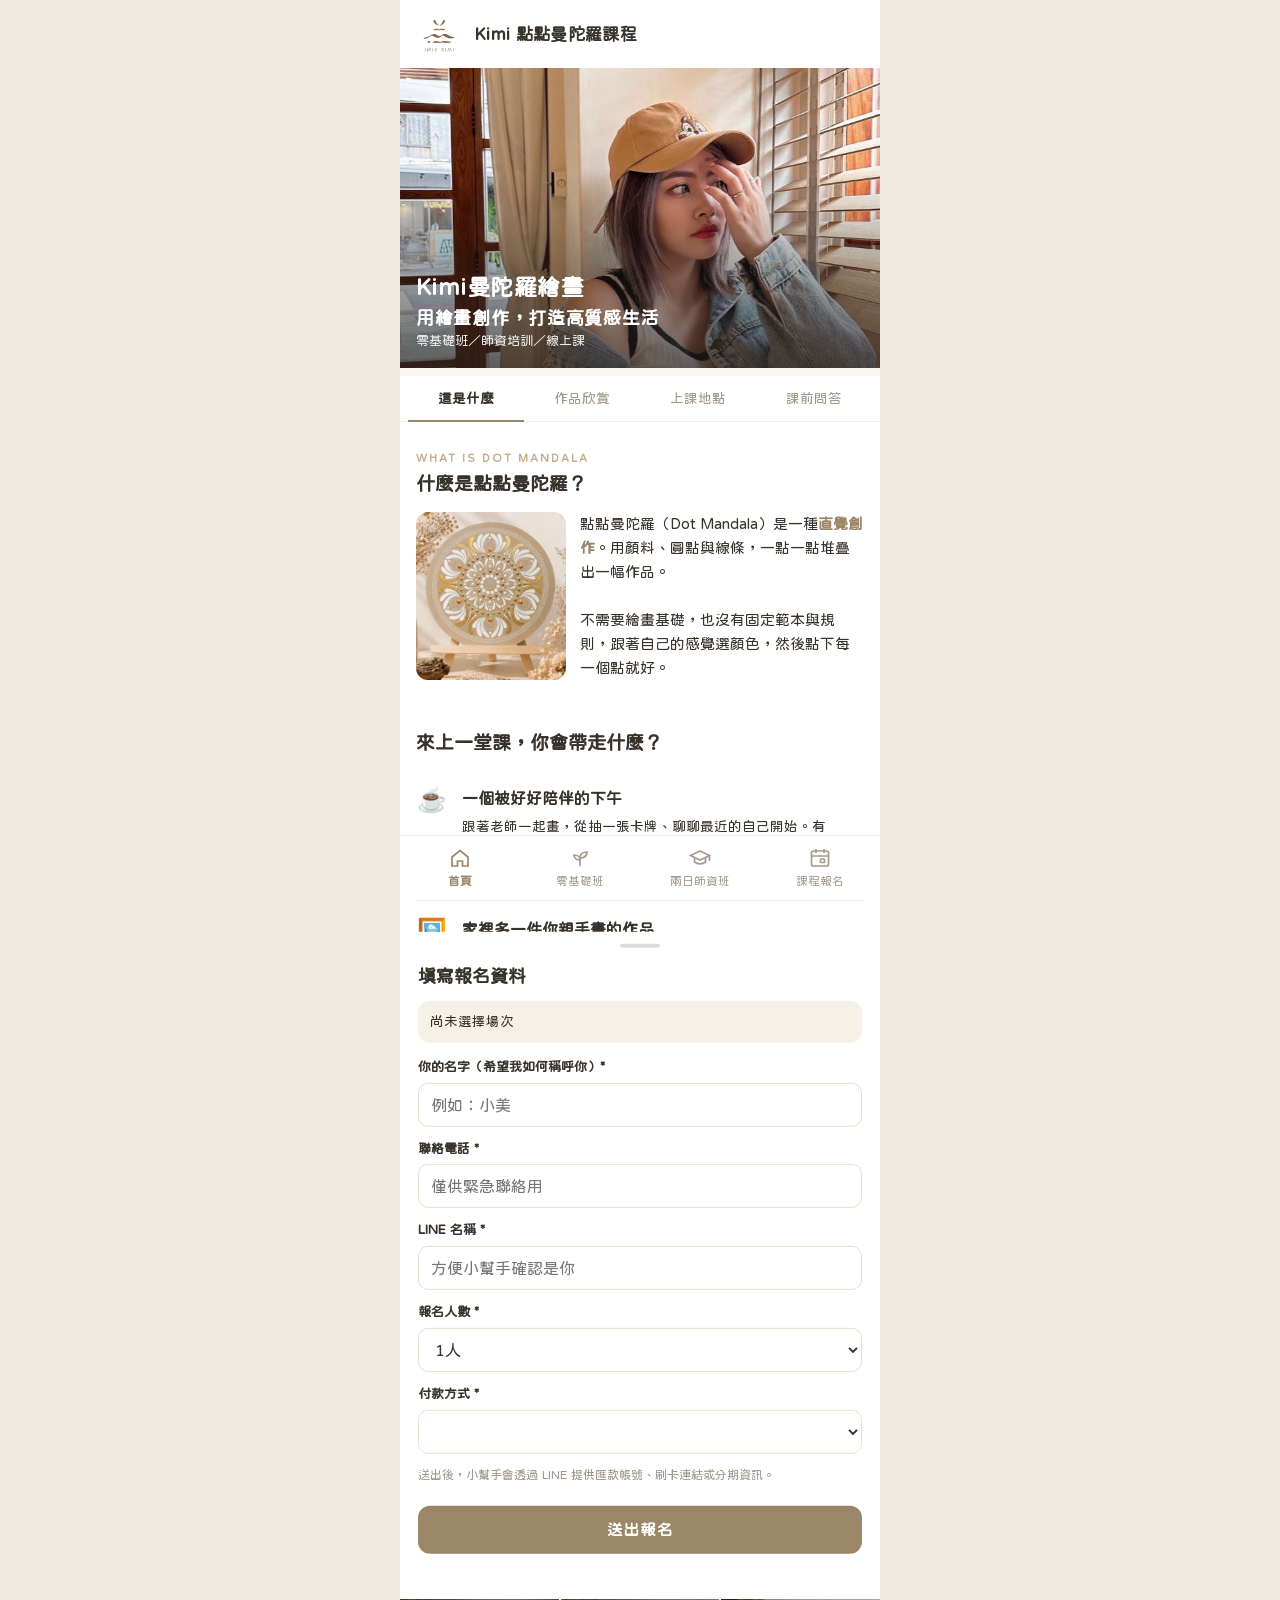
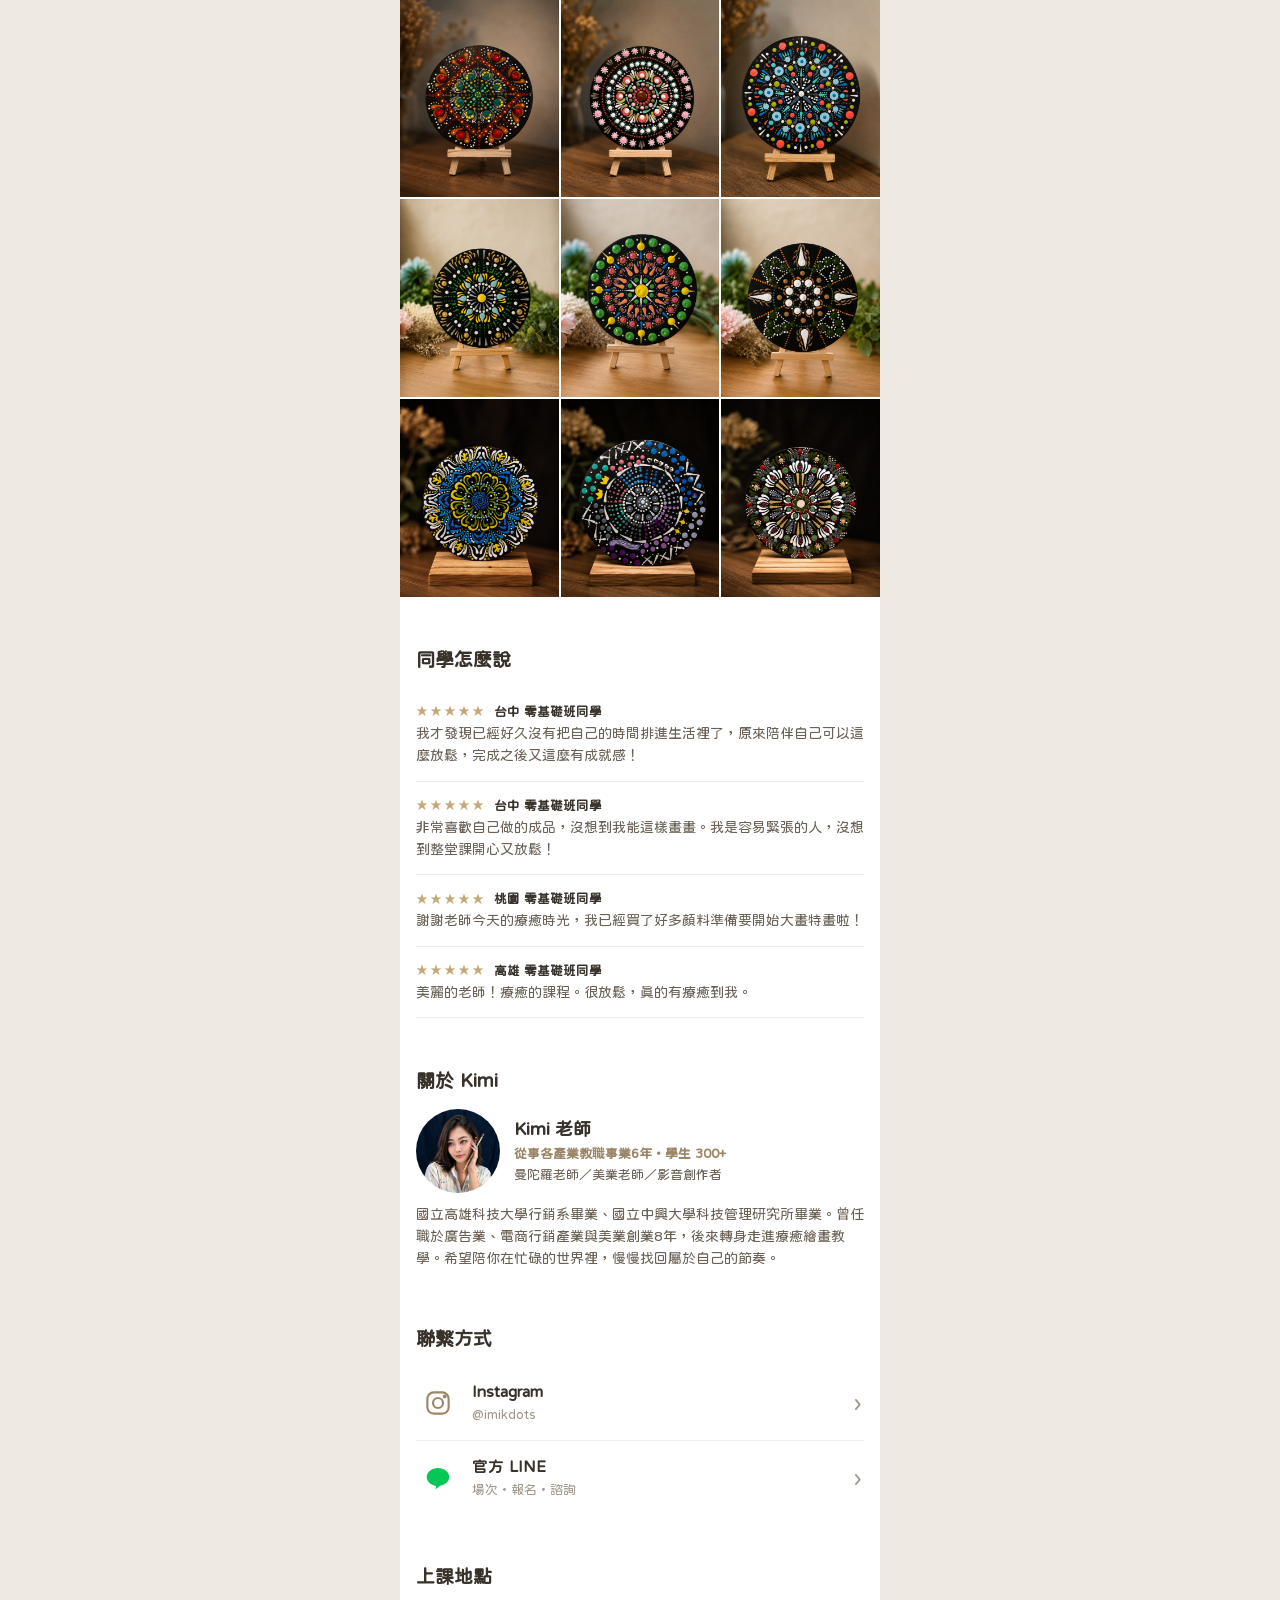
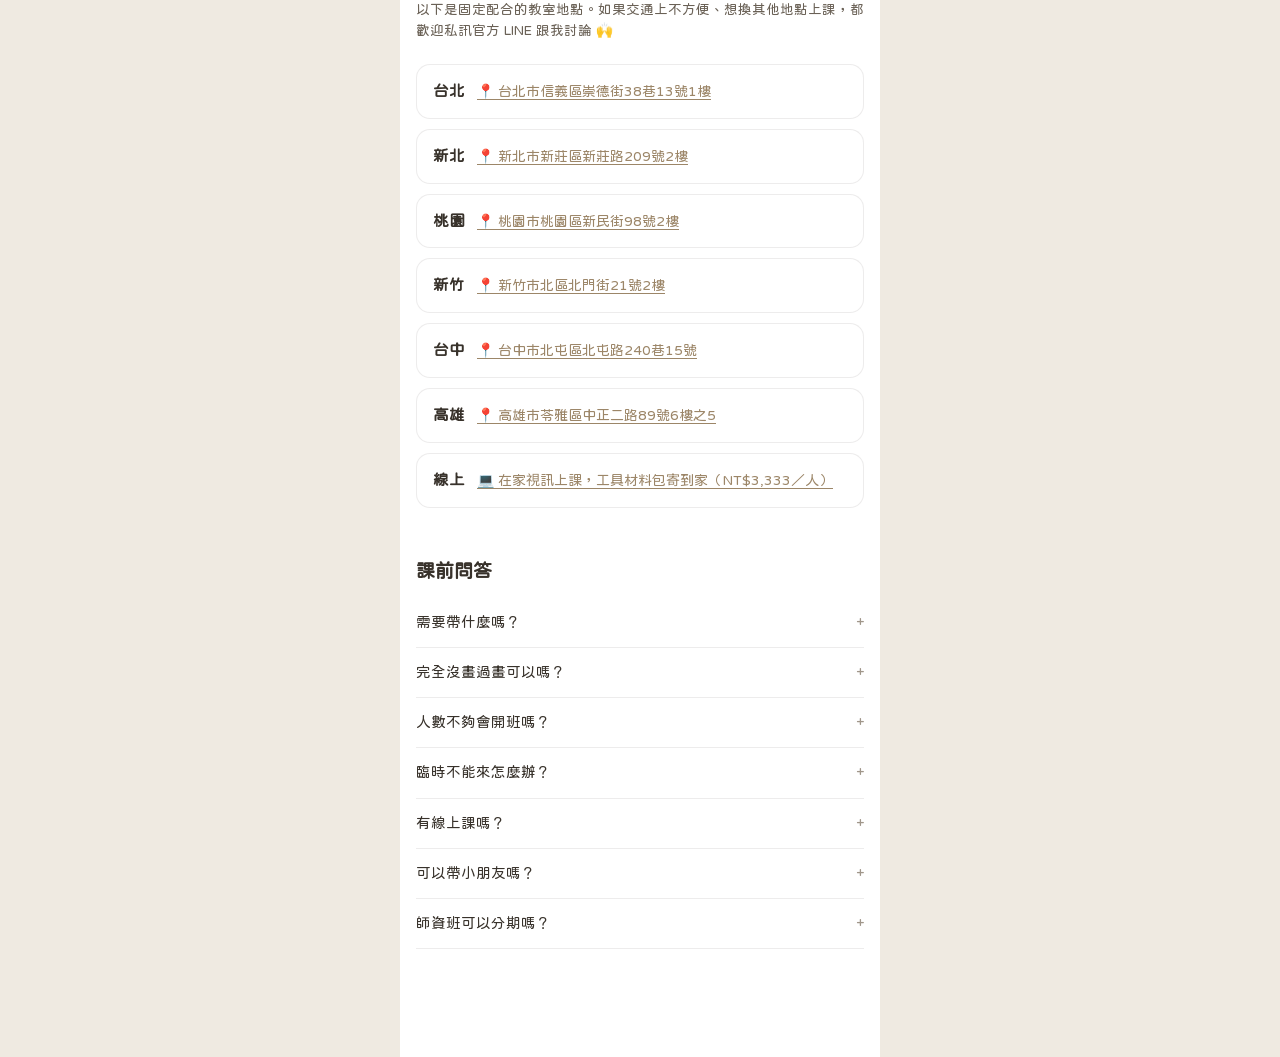
<file: index.html>
<!doctype html>
<html lang="zh-Hant">
<head>
<meta charset="utf-8">
<meta name="viewport" content="width=device-width,initial-scale=1,viewport-fit=cover">
<title>Kimi 點點曼陀羅課程｜零基礎班・兩日師資班</title>
<meta name="description" content="用繪畫創作，打造高質感生活。Kimi 點點曼陀羅零基礎班與兩日師資班，全台巡迴小班教學，線上選場次報名。">
<meta property="og:title" content="Kimi 點點曼陀羅課程">
<meta property="og:description" content="用繪畫創作，打造高質感生活。零基礎班・兩日師資班，線上選場次報名。">
<meta property="og:image" content="https://www.imikdots.com/img/kimi-hero.jpg">
<meta property="og:url" content="https://www.imikdots.com/">
<meta property="og:type" content="website">
<meta name="theme-color" content="#ffffff">
<link rel="icon" href="img/logo-brown.png">
<link rel="apple-touch-icon" href="img/logo-brown.png">
<link href="https://fonts.googleapis.com/css2?family=Noto+Sans+TC:wght@400;500;700;800&family=Noto+Serif+TC:wght@600;700&display=swap" rel="stylesheet">
<link rel="stylesheet" href="base.css?v=20261102g">
<link rel="stylesheet" href="app.css?v=20261102g">
<style>
/* 首頁 */
.hero4{position:relative;height:300px;overflow:hidden;color:#fff}
.hero4 img{width:100%;height:100%;object-fit:cover;object-position:center 42%}
.hero4::after{content:'';position:absolute;inset:0;background:linear-gradient(180deg,rgba(30,24,20,0) 35%,rgba(30,24,20,.72))}
.hero4 .in{position:absolute;left:16px;right:16px;bottom:16px;z-index:1}
.hero4 h1{font-family:'Noto Sans TC',sans-serif;font-weight:700;font-size:23px;line-height:1.45;letter-spacing:.02em}
.hero4 p{font-size:13px;opacity:.9}
.hero4 h1 .h1b{display:block;font-size:min(18px,5.2vw);letter-spacing:.04em;margin-top:2px;white-space:nowrap}
.hero4 p.tagline{font-size:15.5px;opacity:1;font-weight:500;margin:4px 0 6px;letter-spacing:.03em}
.paths{display:grid;grid-template-columns:1fr 1fr;gap:10px;padding:16px 16px 0}
.path{border-radius:16px;padding:14px;text-align:left;background:var(--rose-soft)}
.path.t{background:var(--sage-soft)}
.path small{font-size:12px;color:var(--ink-soft)}
.path b{display:block;font-size:16px;margin:2px 0 6px}
.path span{font-size:13px;font-weight:700;color:var(--rose)}
.path.t span{color:var(--sage-deep)}
.contact li{align-items:center}
.contact li span:last-child{color:var(--rose);font-weight:700}
.strip{display:flex;gap:2px;overflow-x:auto;scrollbar-width:none}
.strip img{width:120px;height:120px;object-fit:cover;flex-shrink:0}
.cpage .hero-img{width:100%;aspect-ratio:19/10;object-fit:cover}
.cpage .head{padding:16px 16px 4px}
.cpage .head h1{font-size:22px;line-height:1.35;margin:8px 0 4px}
.cpage .head .price{margin-top:10px}
.cpage .head .pn{font-size:12.5px;color:var(--muted)}
.eb{font-size:11px !important;letter-spacing:.18em;color:var(--gold) !important;font-weight:700;margin-bottom:2px}
.intro2{display:flex;gap:14px;align-items:stretch}
.intro2 img{width:38%;max-width:150px;height:auto;align-self:stretch;border-radius:12px;object-fit:cover;flex-shrink:0}
.intro2 p{min-width:0;overflow-wrap:anywhere}
.intro2 b{color:var(--rose)}
.intro2 .nb{display:inline-block}
.gain{list-style:none}
.gain li{display:flex;gap:14px;align-items:flex-start;padding:16px 0;border-bottom:1px solid var(--line)}
.gain li:last-child{border-bottom:0}
.gain .gic{width:32px;flex-shrink:0;font-size:24px;line-height:1.2;text-align:center}
.gain .gic svg{width:100%;height:100%}
.gain b{display:block;font-size:16px;margin-bottom:4px}
.gain p{font-size:13.5px;line-height:1.7}
.gain li>div{padding-right:32px;min-width:0}
.easy2{border-top:8px solid var(--paper-warm);margin-top:14px;padding-top:24px}
.easy2>p{margin:-4px 0 12px}
.easy2 ul{list-style:none;display:grid;gap:8px;font-size:14.5px;margin-bottom:4px}
.easy2 li{padding-left:22px;position:relative}
.easy2 li::before{content:'';position:absolute;left:4px;top:8px;width:8px;height:8px;border-radius:50%;background:var(--rose)}
.jump{position:sticky;z-index:20;background:#fff;display:flex;border-bottom:1px solid var(--line);border-top:8px solid var(--paper-warm)}
.jump a{flex:1;text-align:center;padding:12px 2px 10px;font-size:14px;white-space:nowrap;color:var(--muted);border-bottom:2.5px solid transparent;margin-bottom:-1px}
.jump a.on{color:var(--ink);font-weight:700;border-color:var(--rose)}
.anchor{position:relative;top:-1px}
.to-content{color:var(--rose);text-decoration:underline;text-underline-offset:3px}
.jump5{padding:0 8px}
.jump5 a{font-size:13.5px;padding-left:0;padding-right:0}
/* 首頁各段：統一「小英文＋標題」 */
.hs{padding:28px 16px 20px;position:relative}
.hs>.eb{font-size:11px;letter-spacing:.18em;color:var(--gold);font-weight:700;margin-bottom:2px}
.hs>h2{font-size:19px;font-weight:800;margin-bottom:12px}
.hs .lead{font-size:13.5px;color:var(--ink-soft);margin:-6px 0 22px}
.hs .bleed{margin:0 -16px}
.hs #about .sect{padding-left:16px;padding-right:16px}
.hs #about .sect:first-child{padding-top:0}
.dots{list-style:none;display:grid;gap:8px;font-size:14.5px}
.dots li{padding-left:22px;position:relative}
.dots li::before{content:'';position:absolute;left:4px;top:8px;width:8px;height:8px;border-radius:50%;background:var(--rose)}
.contact2{display:flex;flex-direction:column}
.cbtn{display:grid;grid-template-columns:40px 1fr auto;align-items:center;column-gap:14px;padding:14px 2px;border-bottom:1px solid var(--line)}
.cbtn:last-child{border-bottom:0}
.cbtn svg{grid-row:1/3;width:30px;height:30px;fill:none;stroke:currentColor;stroke-width:1.7;justify-self:center}
.cbtn b{font-size:15.5px;color:var(--ink)}
.cbtn span{grid-column:2;font-size:13px;color:var(--muted)}
.cbtn::after{content:'›';grid-column:3;grid-row:1/3;font-size:22px;color:var(--muted)}
.cbtn.ig svg{color:var(--rose)}
.cbtn.ln svg{fill:#06C755;stroke:none}
.cbtn:active{opacity:.6}
#worksGrid img{aspect-ratio:4/5}
.locs{display:grid;gap:10px}
.loc{display:flex;align-items:baseline;gap:12px;border:1px solid var(--line);border-radius:14px;padding:14px 16px;background:#fff}
.loc b{flex-shrink:0;font-size:15.5px;color:var(--ink)}
.loc span{font-size:14px;color:var(--rose);text-decoration:underline;text-underline-offset:3px}
.loc:active{background:var(--paper-warm)}
/* 課程標籤：任何手機都維持一行 */
.hv3-chips{flex-wrap:nowrap !important;gap:min(6px,1.4vw) !important}
.hv3-chips span{white-space:nowrap;flex:0 1 auto;font-size:min(13px,3.35vw) !important;padding:6px min(12px,2.6vw) !important}
.notes2{padding-left:20px;display:grid;gap:10px;font-size:14px;color:var(--ink-soft)}
.cta-in{padding:14px 16px 0}
.cond{margin:14px 16px 0;background:var(--sage-soft);border-radius:12px;padding:12px 14px;font-size:13.5px}

/* 課程報名：B 版的方格選法 */
.seg-wrap{padding:12px 16px 4px}
.seg{display:flex;background:var(--paper-warm);border-radius:12px;padding:4px}
.seg button{flex:1;height:44px;border-radius:9px;font-size:14px;font-weight:700;color:var(--muted);line-height:1.15}
.seg button small{display:block;font-size:11px;font-weight:500}
.seg button.on{background:#fff;color:var(--ink);box-shadow:0 2px 6px rgba(58,50,44,.12)}
.step{padding:16px 16px 2px}
.step h2{font-size:15.5px;font-weight:800;display:flex;align-items:center;gap:8px;margin-bottom:10px}
.step h2 .n{width:22px;height:22px;border-radius:50%;background:var(--rose);color:#fff;font-size:12px;display:grid;place-items:center}
.step h2 .hint{margin-left:auto;font-size:11.5px;font-weight:400;color:var(--muted)}
.cities{display:grid;grid-template-columns:repeat(4,1fr);gap:8px}
.city{border:1.5px solid var(--line);border-radius:12px;padding:9px 4px;text-align:center;background:#fff}
.city b{display:block;font-size:14.5px}
.city span{font-size:11px;color:var(--muted)}
.city.has span{color:var(--rose);font-weight:700}
.city.on{border-color:var(--rose);background:var(--rose-soft)}
.city.none{opacity:.5}
.city.online{grid-column:1/-1;display:flex;align-items:center;justify-content:center;gap:10px}
.city.online b{display:inline}
.months{display:flex;gap:6px;margin-bottom:10px}
.mon{height:30px;padding:0 14px;border-radius:999px;border:1.5px solid var(--line);background:#fff;font-size:13px;font-weight:700;color:var(--ink-soft)}
.mon.on{background:var(--ink);border-color:var(--ink);color:#fff}
.dates{display:flex;gap:8px;overflow-x:auto;padding:2px 16px 6px;margin:0 -16px;scrollbar-width:none;scroll-padding-inline:16px}
.dates::-webkit-scrollbar{display:none}
.date{flex:0 0 62px;border:1.5px solid var(--line);border-radius:14px;padding:8px 0 7px;text-align:center;background:#fff}
.date .m{font-size:11px;color:var(--muted)}
.date .d{font-size:21px;font-weight:800;line-height:1.15}
.date .w{font-size:11.5px;color:var(--ink-soft)}
.date.two{flex:0 0 104px}
.date .d i{font-style:normal;font-weight:400;margin:0 2px;opacity:.6}
.date.on{background:var(--ink);border-color:var(--ink);color:#fff}
.date.on .m,.date.on .w{color:rgba(255,255,255,.75)}
.date.wkend .w{color:var(--rose);font-weight:700}
.date.on.wkend .w{color:#F3C9B6}
.slots{display:grid;gap:8px}
.slotc{display:flex;align-items:center;gap:12px;border:1.5px solid var(--line);border-radius:14px;padding:12px 14px;background:#fff;text-align:left;width:100%}
.slotc .ic{width:32px;height:40px;display:grid;place-items:center;font-size:24px;flex-shrink:0;background:none}
.slotc .t{flex:1}
.slotc .t b{font-size:15px;display:block}
.slotc .t span{font-size:12px;color:var(--muted)}
.slotc .radio{width:22px;height:22px;border-radius:50%;border:2px solid #d6cbc0;flex-shrink:0}
.slotc.on{border-color:var(--rose);background:var(--rose-soft)}
.slotc.on .radio{border:7px solid var(--rose)}
.slotc.priv{opacity:.6;cursor:default}
.slotc.priv .tag{font-size:12px;border:1.5px solid var(--muted);color:var(--muted);border-radius:999px;padding:2px 10px;flex-shrink:0}
.empty{background:var(--paper-warm);border-radius:14px;padding:16px;text-align:center;font-size:13.5px;color:var(--ink-soft)}
.regbar{position:fixed;left:50%;transform:translateX(-50%);bottom:calc(62px + env(safe-area-inset-bottom));width:100%;max-width:480px;z-index:35;background:rgba(255,255,255,.97);border-top:1px solid var(--line);padding:10px 16px;display:flex;gap:10px;align-items:center}
.regbar .sel{flex:1;font-size:12px;line-height:1.35;color:var(--muted);min-width:0}
.regbar .sel b{display:block;color:var(--ink);font-size:14px;white-space:nowrap;overflow:hidden;text-overflow:ellipsis}
.regbar .btn{width:auto;padding:0 22px;flex-shrink:0}
.regbar .btn[disabled]{background:#d8cdc3}
.page[data-page="reg"]:not(.on)~.regbar{display:none}
.reg-pad{height:90px}
</style>
</head>
<body>
<div class="shell">

  <!-- 1. 首頁：老師介紹＋聯繫方式 -->
  <section class="page on" data-page="home">
    <div class="tp"></div>
    <div class="hero4"><img src="img/kimi-hero.jpg" alt="Kimi"><div class="in"><h1>Kimi曼陀羅繪畫<span class="h1b">用繪畫創作，打造高質感生活</span></h1><p>零基礎班／師資培訓／線上課</p></div></div>
    <nav class="jump jump5"><a href="#home-what" class="on">這是什麼</a><a href="#home-works">作品欣賞</a><a href="#home-loc">上課地點</a><a href="#home-faq">課前問答</a></nav>
    <div id="home-what" class="anchor"></div>
    <section class="hs"><p class="eb">WHAT IS DOT MANDALA</p><h2>什麼是點點曼陀羅？</h2><div class="intro2"><img src="img/mandala-beige.jpg" alt="點點曼陀羅作品"><p>點點曼陀羅<span class="nb">（Dot Mandala）</span>是一種<b>直覺創作</b>。用顏料、圓點與線條，一點一點堆疊出一幅作品。<br><br>不需要繪畫基礎，也沒有固定範本與規則，跟著自己的感覺選顏色，然後點下每一個點就好。</p></div></section>
    <section class="hs"><h2>來上一堂課，你會帶走什麼？</h2><ul class="gain"><li><span class="gic">☕</span><div><b>一個被好好陪伴的下午</b><p>跟著老師一起畫，從抽一張卡牌、聊聊最近的自己開始。有人陪你、聽你說話，不用急也不用跟誰比，只要專心把時間留給自己。</p></div></li><li><span class="gic">🖼️</span><div><b>家裡多一件你親手畫的作品</b><p>畫好的作品擺在書桌、玄關或床頭，每天看到心情都會變好。一幅屬於自己的畫，就能讓家裡的質感跟著提升。</p></div></li><li><span class="gic">🎁</span><div><b>送出一份買不到的心意</b><p>學會之後，筆記本、馬克杯、書籤、卡片都能畫。生日、節日親手畫一份送給重要的人，比買來的禮物更有溫度。</p></div></li><li><span class="gic">🌱</span><div><b>把喜歡變成一份小副業</b><p>畫上癮了，作品也有機會販售、接客製訂單，慢慢發展成自己的手作品牌。想走得更遠，還有師資班陪你開課。</p></div></li></ul></section>
    <section class="hs"><h2>不會畫畫？完全沒關係</h2><p class="lead">這堂課就是為「從來沒畫過畫」的你設計的。</p><ul class="dots"><li>零基礎、手殘也 OK，3.5 小時完整教會基本功</li><li>工具全部幫你準備好，什麼都不用帶</li><li>不是臨摹，而是畫出屬於你自己的作品</li><li>學完回家還能自己畫 10 件作品</li></ul></section>
    <div id="home-works" class="anchor"></div><section class="hs"><h2>學員作品</h2><p class="lead">每一幅都是零基礎的同學在課堂上完成的唷❤️</p><div class="grid3 bleed" id="worksGrid"></div></section>
    <section class="hs"><h2>同學怎麼說</h2><div id="reviews"></div></section>
    <div id="home-about" class="anchor"></div><section class="hs"><h2>關於 Kimi</h2><div id="about" class="bleed"></div></section>
    <section class="hs"><h2>聯繫方式</h2><div class="contact2"><a class="cbtn ig" href="https://www.instagram.com/imikdots" target="_blank" rel="noopener"><svg viewBox="0 0 24 24"><rect x="3.5" y="3.5" width="17" height="17" rx="5"/><circle cx="12" cy="12" r="4"/><circle cx="17.3" cy="6.7" r=".7"/></svg><b>Instagram</b><span>@imikdots</span></a><a class="cbtn ln" href="https://lin.ee/5rqtuQw" target="_blank" rel="noopener"><svg viewBox="0 0 24 24"><path d="M12 4C7 4 3 7.2 3 11.2c0 3.6 3.2 6.5 7.5 7.1l-.4 2.7 3.6-2.8c3.9-.6 7.3-3.4 7.3-7 0-4-4-7.2-9-7.2z"/></svg><b>官方 LINE</b><span>場次・報名・諮詢</span></a></div></section>
    <div id="home-loc" class="anchor"></div><section class="hs"><h2>上課地點</h2><p class="lead">以下是固定配合的教室地點。如果交通上不方便、想換其他地點上課，都歡迎私訊官方 LINE 跟我討論 🙌</p><div class="locs"><a class="loc" href="https://www.google.com/maps/search/?api=1&query=%E5%8F%B0%E5%8C%97%E5%B8%82%E4%BF%A1%E7%BE%A9%E5%8D%80%E5%B4%87%E5%BE%B7%E8%A1%9738%E5%B7%B713%E8%99%9F1%E6%A8%93" target="_blank" rel="noopener"><b>台北</b><span>📍 台北市信義區崇德街38巷13號1樓</span></a><a class="loc" href="https://www.google.com/maps/search/?api=1&query=%E6%96%B0%E5%8C%97%E5%B8%82%E6%96%B0%E8%8E%8A%E5%8D%80%E6%96%B0%E8%8E%8A%E8%B7%AF209%E8%99%9F2%E6%A8%93" target="_blank" rel="noopener"><b>新北</b><span>📍 新北市新莊區新莊路209號2樓</span></a><a class="loc" href="https://www.google.com/maps/search/?api=1&query=%E6%A1%83%E5%9C%92%E5%B8%82%E6%A1%83%E5%9C%92%E5%8D%80%E6%96%B0%E6%B0%91%E8%A1%9798%E8%99%9F2%E6%A8%93" target="_blank" rel="noopener"><b>桃園</b><span>📍 桃園市桃園區新民街98號2樓</span></a><a class="loc" href="https://www.google.com/maps/search/?api=1&query=%E6%96%B0%E7%AB%B9%E5%B8%82%E5%8C%97%E5%8D%80%E5%8C%97%E9%96%80%E8%A1%9721%E8%99%9F2%E6%A8%93" target="_blank" rel="noopener"><b>新竹</b><span>📍 新竹市北區北門街21號2樓</span></a><a class="loc" href="https://www.google.com/maps/search/?api=1&query=%E5%8F%B0%E4%B8%AD%E5%B8%82%E5%8C%97%E5%B1%AF%E5%8D%80%E5%8C%97%E5%B1%AF%E8%B7%AF240%E5%B7%B715%E8%99%9F" target="_blank" rel="noopener"><b>台中</b><span>📍 台中市北屯區北屯路240巷15號</span></a><a class="loc" href="https://www.google.com/maps/search/?api=1&query=%E9%AB%98%E9%9B%84%E5%B8%82%E8%8B%93%E9%9B%85%E5%8D%80%E4%B8%AD%E6%AD%A3%E4%BA%8C%E8%B7%AF89%E8%99%9F6%E6%A8%93%E4%B9%8B5" target="_blank" rel="noopener"><b>高雄</b><span>📍 高雄市苓雅區中正二路89號6樓之5</span></a><div class="loc"><b>線上</b><span>💻 在家視訊上課，工具材料包寄到家（NT$3,333／人）</span></div></div></section>
    <div id="home-faq" class="anchor"></div><section class="hs"><h2>課前問答</h2><div id="faq"></div></section>
    <div style="height:20px"></div>
  </section>

  <!-- 2. 零基礎班 / 3. 兩日師資班 -->
  <section class="page" data-page="beginner"><div class="tp"></div><div class="cpage" data-k="beginner"></div></section>
  <section class="page" data-page="teacher"><div class="tp"></div><div class="cpage" data-k="teacher"></div></section>

  <!-- 4. 課程報名：B 版方格 -->
  <section class="page" data-page="reg">
    <div class="tp"></div>
    <div class="seg-wrap"><div class="seg" id="seg">
      <button data-k="beginner" class="on">零基礎班</button>
      <button data-k="teacher">兩日師資班</button>
    </div></div>
    <div id="cond"></div>
    <section class="step"><h2><span class="n">1</span>選地區<span class="hint" id="cityHint"></span></h2><div class="cities" id="cities"></div></section>
    <div id="flexNote"></div>
    <section class="step" id="stepDate"><h2><span class="n">2</span>選日期<span class="hint">左右滑動看更多 →</span></h2><div class="months" id="months"></div><div class="dates" id="dates"></div></section>
    <section class="step" id="stepSlot"><h2><span class="n">3</span>選時段</h2><div class="slots" id="slots"></div></section>
    <div class="reg-pad"></div>
  </section>
  <div class="regbar"><div class="sel" id="regSel"></div><button class="btn" id="regBtn">填寫報名</button></div>

  <nav class="tabbar">
    <button data-tab="home" class="on"><span class="ic" data-i="home"></span>首頁</button>
    <button data-tab="beginner"><span class="ic" data-i="seed"></span>零基礎班</button>
    <button data-tab="teacher"><span class="ic" data-i="cap"></span>兩日師資班</button>
    <button data-tab="reg"><span class="ic" data-i="cal"></span>課程報名</button>
  </nav>
</div>

<script src="data.js?v=20261102g"></script>
<script src="ui.js?v=20261102g"></script>
<script src="appkit.js?v=20261102g"></script>
<script>var HEAD_VARIANT = 3;</script>
<script src="head-variants.js?v=20261102g"></script>
<script>
document.querySelectorAll('.tp').forEach(function (e) { e.outerHTML = topBar(); });
document.querySelectorAll('.ic').forEach(function (e) { e.outerHTML = ICON[e.dataset.i]; });

// 首頁
document.getElementById('about').innerHTML = aboutHtml();
document.getElementById('worksGrid').innerHTML = [1,6,9, 2,5,7, 3,4,8].map(function (n) { return 'img/gallery' + n + '.jpg'; }).map(function (w) { return '<img src="' + w + '" alt="學員作品">'; }).join('');
document.getElementById('reviews').innerHTML = reviewsHtml();
document.getElementById('faq').innerHTML = faqHtml();

// 課程頁：介紹｜內容｜須知
var NOTES = ['台中班、線上課 1 人就開班，時間可討論；台中以外的縣市滿 3 人才開班。最晚於開課前一週通知，未成功開班全額退費，也可延期或轉讓。', '完成匯款後如因個人因素無法參加，可延期補課或轉讓他人，恕不退費。', '大人與小朋友同價，歡迎攜伴，請家長協助照顧。', '課堂中老師會側拍作品分享到 IG，不想入鏡請告訴老師。'];
document.querySelectorAll('.cpage').forEach(function (host) {
  var k = host.dataset.k, c = COURSES[k];
  var body = courseBody(k).split('<div class="sect"><h2>課程內容</h2>');
  // 一頁式：介紹 → 內容 → 須知，一路往下滑；底部固定「報名這堂課」
  host.innerHTML =
    courseHead(k) +
    // 價格下方的跳轉列：往下滑會釘在品牌列下方
    '<nav class="jump"><a href="#' + k + '-info" class="on">課程資訊</a><a href="#' + k + '-content">課程內容</a><a href="#' + k + '-notes">報名須知</a></nav>' +
    '<div id="' + k + '-info" class="anchor"></div>' + body[0] +
    '<div class="divider"></div><div id="' + k + '-content" class="anchor"></div><div class="sect"><h2>課程內容</h2>' + body[1] +
    '<div class="divider"></div><div id="' + k + '-notes" class="anchor"></div><div class="sect"><h2>報名須知</h2><h3>攜帶物品</h3><p>' + c.bring + '</p><h3>注意事項</h3><ol class="notes2">' + NOTES.map(function (n) { return '<li>' + n + '</li>'; }).join('') + '</ol></div>' +
    (k === 'teacher' ? '<div class="cond">🌿 報名條件：必須上過「零基礎課程」<br>其他老師的零基礎班也可以唷<br>送出報名後用 LINE 傳一張過去作品給 Kimi 即可。</div>' : '') +
    '<div class="reg-pad"></div>' +
    '<div class="regbar"><div class="sel"><b>' + c.priceText + '<span style="font-weight:400;font-size:12px"> ／人</span></b></div><button class="btn" onclick="goReg(\'' + k + '\')">報名這堂課</button></div>';
});

setupTabs(function (t) { if (t === 'reg') render(); });

// 課程報名
var ALL_CITIES = ['台北', '新北', '桃園', '新竹', '台中', '嘉義', '台南', '高雄', '線上'];
var st = { k: 'beginner', city: null, date: null, pick: null };
function goReg(k) { st = { k: k, city: null, date: null, pick: null }; syncSeg(); goTab('reg'); }
function syncSeg() { document.querySelectorAll('#seg button').forEach(function (x) { x.classList.toggle('on', x.dataset.k === st.k); }); }
document.querySelectorAll('#seg button').forEach(function (b) { b.onclick = function () { st = { k: b.dataset.k, city: null, date: null, pick: null }; syncSeg(); render(); }; });
function same(a, b) { return a && b && a.date === b.date && a.time === b.time && a.location === b.location; }
function render() {
  var L = upcoming(SESSIONS[st.k]), c = COURSES[st.k];
  document.getElementById('cond').innerHTML = st.k === 'teacher' ? '<div class="cond">🌿 報名條件：必須上過「零基礎課程」<br>其他老師的零基礎班也可以唷<br>送出報名後用 LINE 傳一張過去作品給 Kimi 即可。</div>' : '';
  var counts = {}; L.forEach(function (s) { counts[s.location] = (counts[s.location] || 0) + 1; });
  var flexOK = st.k === 'beginner'; // 線上課沒排場次時：不選日期時段，直接填報名資料，時間之後用 LINE 約
  if (!st.city || (!counts[st.city] && !(flexOK && isOnline(st.city)))) st.city = Object.keys(counts)[0] || null;
  // 線上只屬於零基礎班（師資班不顯示）
  document.getElementById('cities').innerHTML = ALL_CITIES.filter(function (ct) { return !(isOnline(ct) && st.k === 'teacher'); }).map(function (ct) {
    var n = counts[ct] || 0;
    var label = isOnline(ct) ? '💻 線上・在家上課' : ct;
    return '<button class="city ' + (n || isOnline(ct) ? 'has' : 'none') + (isOnline(ct) ? ' online' : '') + (ct === st.city ? ' on' : '') + '" data-c="' + ct + '"><b>' + label + '</b><span>' + (n ? n + ' 場' : (isOnline(ct) ? '歡迎私訊約課' : '私訊開班')) + '</span></button>';
  }).join('');
  document.getElementById('cityHint').textContent = isOnline(st.city) ? '📦 ' + ONLINE.hint : (st.city && VENUES[st.city] ? '📍 ' + VENUES[st.city] : '');
  document.querySelectorAll('#cities .city').forEach(function (b) {
    b.onclick = function () {
      if (!counts[b.dataset.c] && !isOnline(b.dataset.c)) { toast(b.dataset.c + ' 目前沒有場次，歡迎私訊 LINE 開班 🙌'); return; }
      st.city = b.dataset.c; st.date = null; st.pick = null; render();
    };
  });
  var inCity = L.filter(function (s) { return s.location === st.city; });
  var flex = flexOK && isOnline(st.city) && !inCity.length;
  document.getElementById('stepDate').style.display = flex ? 'none' : '';
  document.getElementById('stepSlot').style.display = flex ? 'none' : '';
  document.getElementById('flexNote').innerHTML = flex ? '<div class="cond">💻 線上課的上課時間可以彈性安排，不用選日期時段<br>直接按下方「填寫報名」送出資料，我們會用 LINE 跟你約時間 🙌</div>' : '';
  if (flex) st.pick = ONLINE_FLEX; else if (st.pick && st.pick.flex) st.pick = null;
  var allDates = []; inCity.forEach(function (s) { if (allDates.indexOf(s.date) < 0) allDates.push(s.date); });
  // 月份篩選：全部／10月／11月…（只要有場次就顯示，零基礎班、師資班一致）
  var months = []; allDates.forEach(function (d) { var ym = d.slice(0, 7); if (months.indexOf(ym) < 0) months.push(ym); });
  months.sort();
  if (!st.month || months.indexOf(st.month) < 0) st.month = 'all';
  document.getElementById('months').innerHTML = months.length ? ['all'].concat(months).map(function (ym) {
    return '<button class="mon' + (ym === st.month ? ' on' : '') + '" data-ym="' + ym + '">' + (ym === 'all' ? '全部' : (+ym.slice(5)) + '月') + '</button>';
  }).join('') : '';
  document.getElementById('months').style.display = months.length ? '' : 'none';
  document.querySelectorAll('#months .mon').forEach(function (b) { b.onclick = function () { st.month = b.dataset.ym; st.date = null; st.pick = null; render(); document.getElementById('dates').scrollLeft = 0; }; });
  var dates = allDates.filter(function (d) { return st.month === 'all' || d.slice(0, 7) === st.month; });
  if (!st.date || dates.indexOf(st.date) < 0) st.date = dates[0] || null;
  document.getElementById('dates').innerHTML = dates.map(function (d) {
    var day = new Date(d + 'T00:00:00').getDay(), p = d.split('-');
    var s2 = inCity.filter(function (x) { return x.date === d && x.endDate && x.endDate !== d; })[0];
    if (s2) {
      // 師資班：兩天綁在一起，一格顯示兩天
      var e = s2.endDate.split('-'), eday = new Date(s2.endDate + 'T00:00:00').getDay();
      var m = (+p[1]) === (+e[1]) ? (+p[1]) + '月' : (+p[1]) + '–' + (+e[1]) + '月';
      var wk = day === 0 || day === 6 || eday === 0 || eday === 6;
      return '<button class="date two' + (d === st.date ? ' on' : '') + (wk ? ' wkend' : '') + '" data-d="' + d + '"><div class="m">' + m + '</div><div class="d">' + (+p[2]) + '<i>–</i>' + (+e[2]) + '</div><div class="w">週' + WEEK[day] + '・週' + WEEK[eday] + '</div></button>';
    }
    return '<button class="date' + (d === st.date ? ' on' : '') + (day === 0 || day === 6 ? ' wkend' : '') + '" data-d="' + d + '"><div class="m">' + (+p[1]) + '月</div><div class="d">' + (+p[2]) + '</div><div class="w">週' + WEEK[day] + '</div></button>';
  }).join('');
  document.querySelectorAll('#dates .date').forEach(function (b) { b.onclick = function () { st.date = b.dataset.d; st.pick = null; render(); }; });
  var day = inCity.filter(function (s) { return s.date === st.date; });
  var icons = { '早班': '☀️', '午班': '☕', '晚班': '🌙', '時間洽詢': '💬' };
  document.getElementById('slots').innerHTML = day.length ? day.map(function (s, i) {
    var nm = st.k === 'teacher' ? '兩日課程' : slotName(s.time);
    if (isPrivate(s)) return '<div class="slotc priv"><span class="ic">🔒</span><span class="t"><b>' + nm + '　' + s.time + '</b><span>' + dateLabel(s) + '・' + s.location + '・包班，不開放預約</span></span><span class="tag">包班</span></div>';
    return '<button class="slotc' + (same(st.pick, s) ? ' on' : '') + '" data-i="' + i + '"><span class="ic">' + (st.k === 'teacher' ? '🎓' : icons[nm]) + '</span><span class="t"><b>' + nm + '　' + s.time + '</b><span>' + dateLabel(s) + '・' + s.location + '</span></span><span class="radio"></span></button>';
  }).join('') : '<div class="empty">目前沒有公告場次，歡迎私訊官方 LINE 詢問 🙌</div>';
  document.querySelectorAll('#slots button.slotc').forEach(function (b) { b.onclick = function () { st.pick = day[+b.dataset.i]; render(); }; });
  var sel = document.getElementById('regSel'), btn = document.getElementById('regBtn');
  var pText = priceTextFor(st.k, st.city);
  if (st.pick && st.pick.flex) { sel.innerHTML = '<b>線上課・上課時間另約</b>' + c.short + '・' + pText; btn.removeAttribute('disabled'); }
  else if (st.pick) { sel.innerHTML = '<b>' + st.pick.location + '・' + dateLabel(st.pick) + '</b>' + c.short + '・' + st.pick.time + (isOnline(st.pick.location) ? '・' + pText : ''); btn.removeAttribute('disabled'); }
  else { sel.innerHTML = '<b>' + pText + '<span style="font-weight:400;font-size:12px"> ／人</span></b>請先選擇時段'; btn.setAttribute('disabled', ''); }
}
document.getElementById('regBtn').onclick = function () { if (st.pick) openSheet(st.k, st.pick); };
render();
loadLiveSessions(render);


// 跳轉列：釘在品牌列下方、點了平滑捲動、捲動時自動標示目前位置
(function () {
  function topH() { var t = document.querySelector('.page.on .top'); return t ? t.offsetHeight : 0; }
  function fix() { document.querySelectorAll('.jump').forEach(function (j) { j.style.top = topH() + 'px'; }); }
  fix(); window.addEventListener('resize', fix);
  document.addEventListener('click', function (e) {
    var a = e.target.closest('.jump a, a.to-content'); if (!a) return; // 課程資訊裡的「4 大主題・8 個單元」也用同一套跳轉
    e.preventDefault();
    var el = document.querySelector(a.getAttribute('href'));
    var j = a.classList.contains('to-content') ? document.querySelector('.page.on .jump') : a.parentElement;
    var y = el.getBoundingClientRect().top + window.pageYOffset - topH() - j.offsetHeight + 1;
    window.scrollTo({ top: y, behavior: 'smooth' });
  });
  window.addEventListener('scroll', function () {
    var j = document.querySelector('.page.on .jump'); if (!j) return;
    var line = topH() + j.offsetHeight + 4, as = Array.from(j.querySelectorAll('a')), cur = as[0];
    as.forEach(function (a) { var el = document.querySelector(a.getAttribute('href')); if (el && el.getBoundingClientRect().top <= line) cur = a; });
    as.forEach(function (a) { a.classList.toggle('on', a === cur); });
  }, { passive: true });
  document.addEventListener('click', function () { setTimeout(fix, 30); });
})();
</script>
<link rel="stylesheet" href="theme-beige.css?v=20261102g">
<link rel="stylesheet" href="font-huninn.css?v=20261102g">
</body>
</html>
</file>
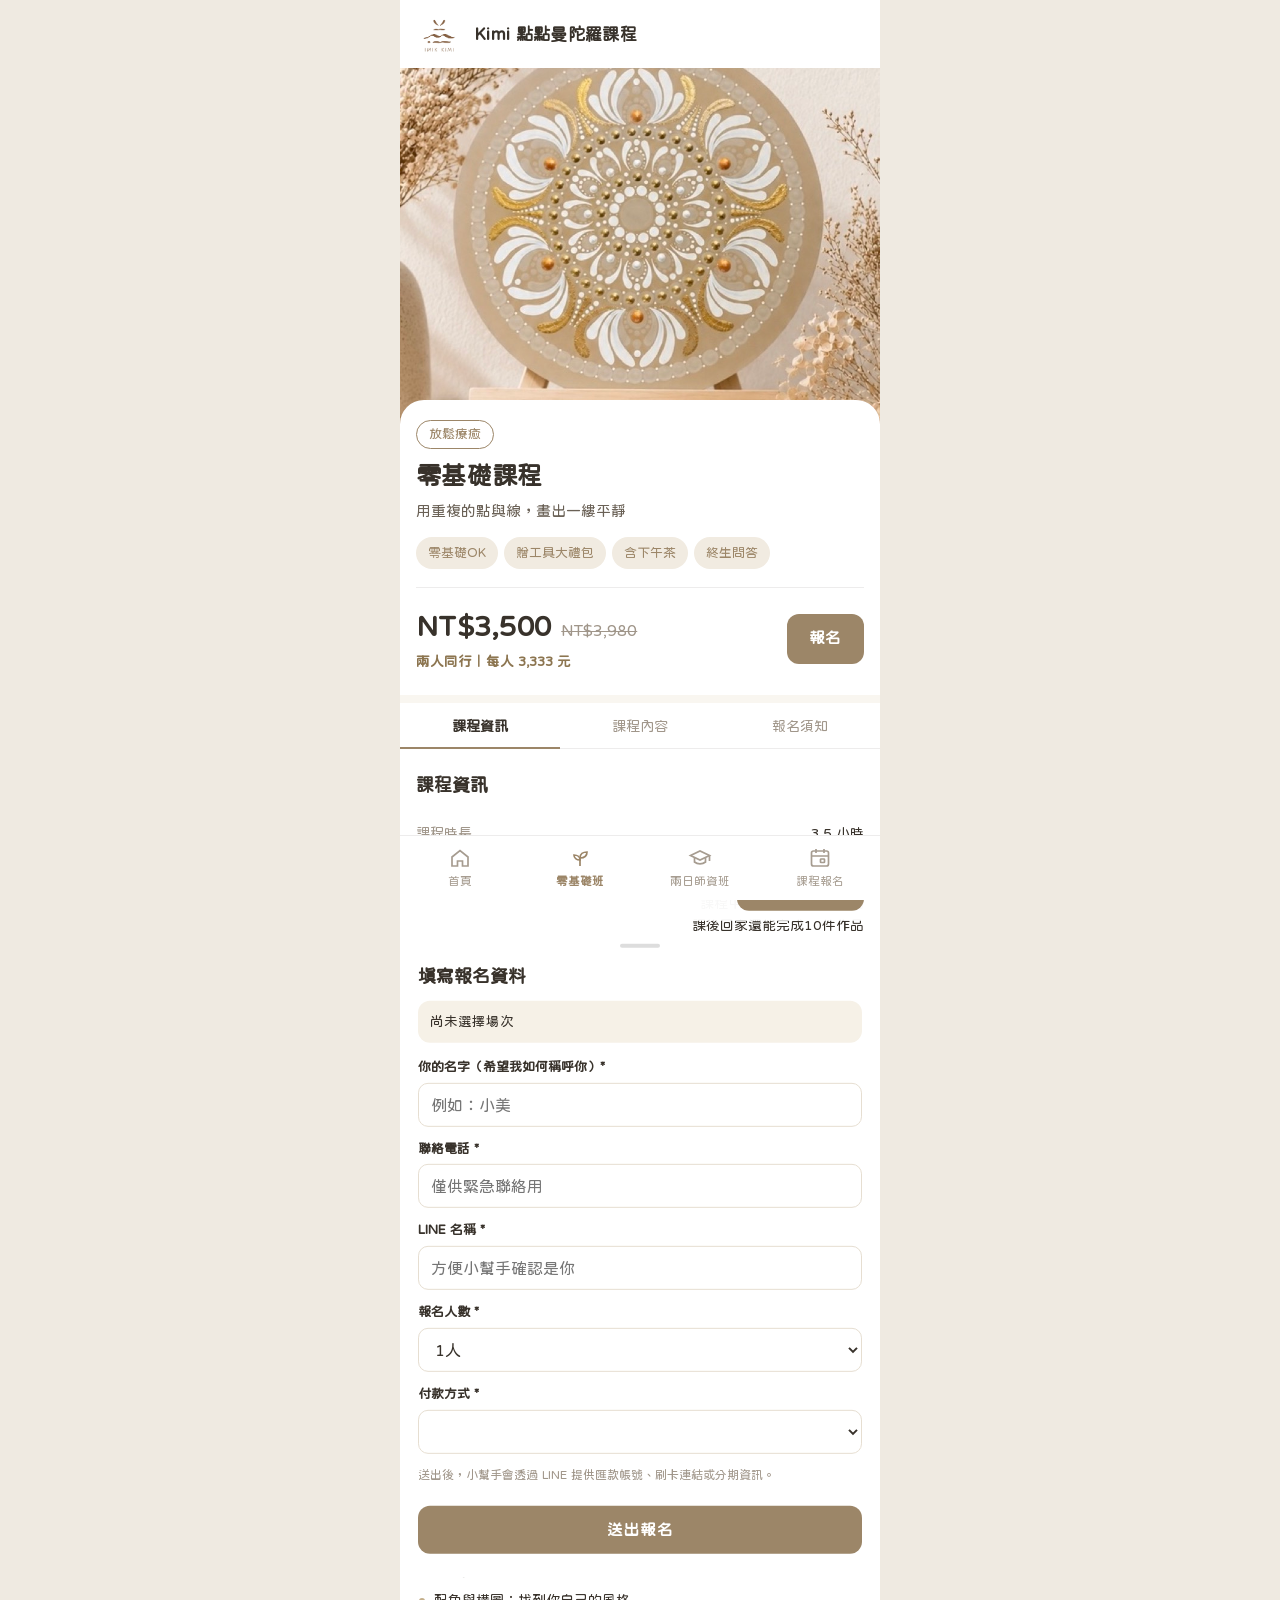
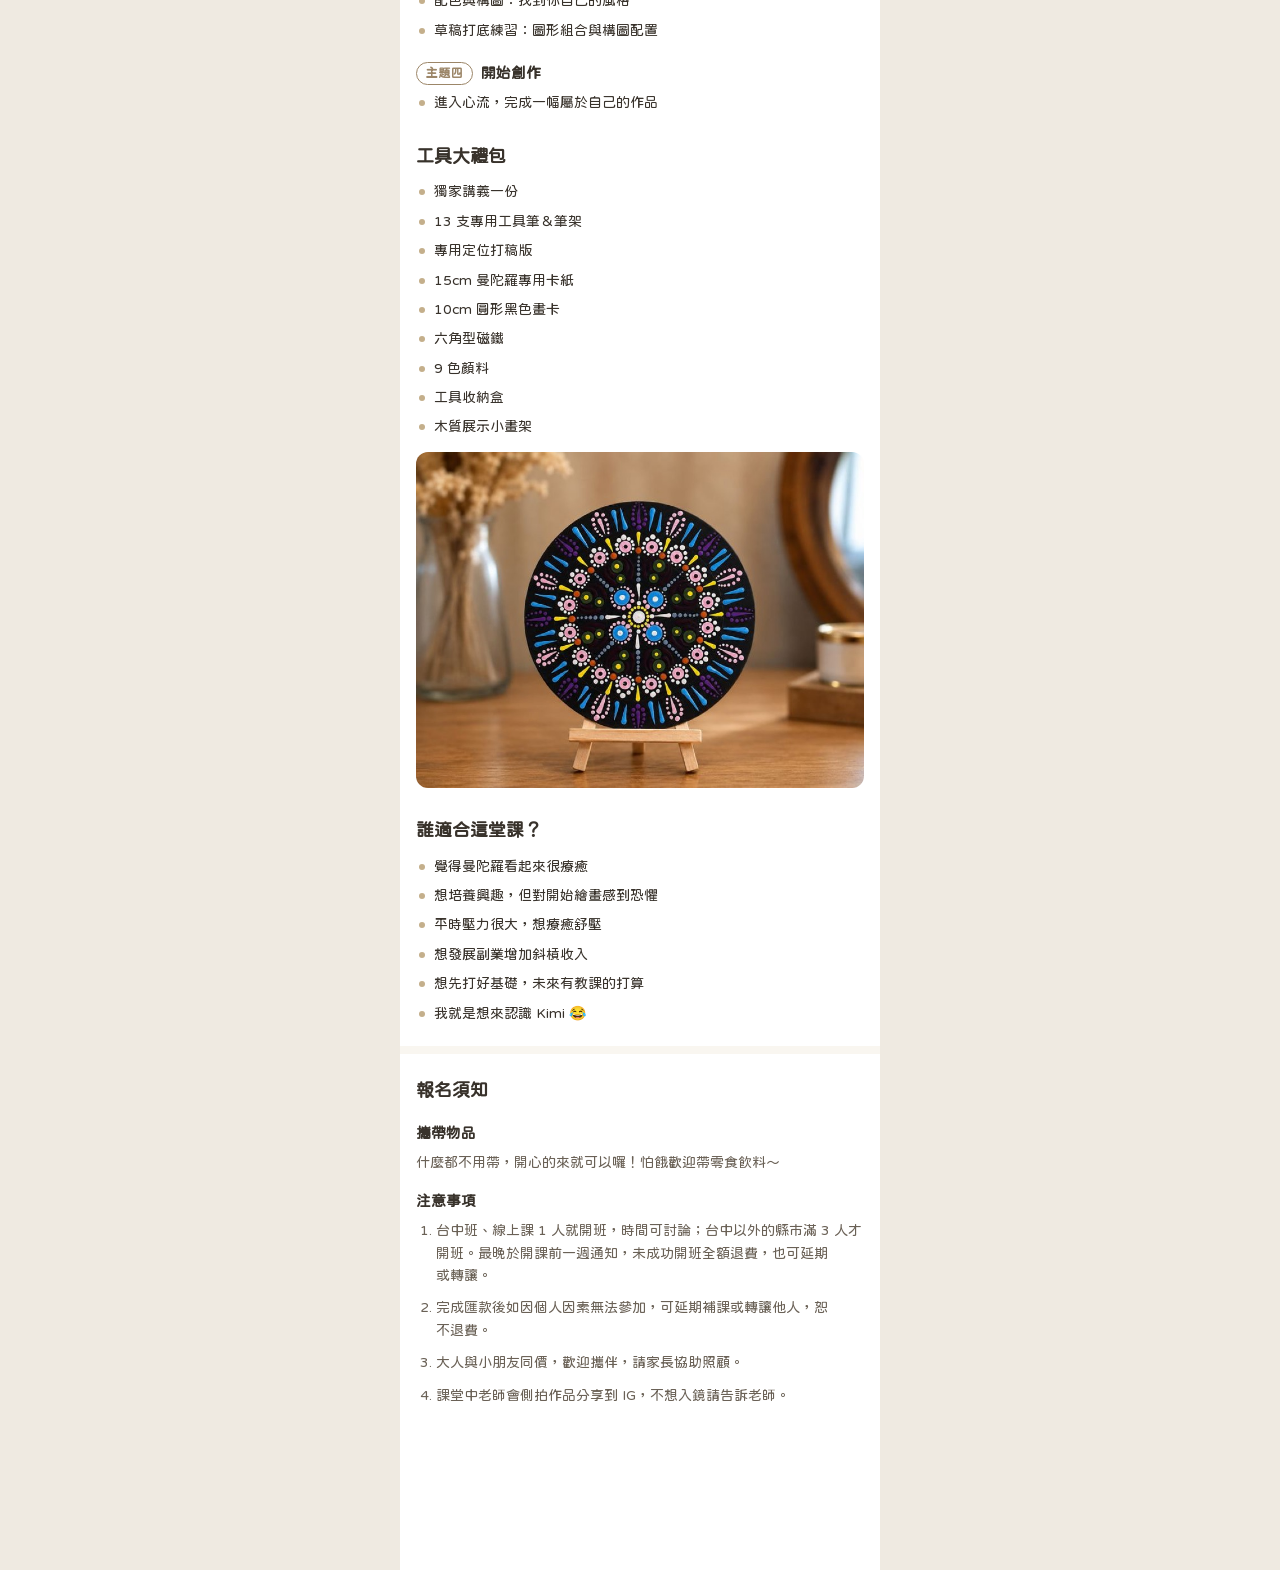
<file: beginner/index.html>
<!doctype html>
<html lang="zh-Hant"><head><meta charset="utf-8">
<meta name="viewport" content="width=device-width,initial-scale=1">
<title>零基礎班｜Kimi 點點曼陀羅課程</title>
<meta name="description" content="不需要繪畫基礎，3.5 小時完成一幅 15cm 點點曼陀羅作品。線上選場次報名。">
<meta property="og:title" content="零基礎班｜Kimi 點點曼陀羅課程">
<meta property="og:description" content="不需要繪畫基礎，3.5 小時完成一幅 15cm 點點曼陀羅作品。線上選場次報名。">
<meta property="og:image" content="https://www.imikdots.com/img/mandala-beige.jpg">
<meta property="og:url" content="https://www.imikdots.com/beginner">
<meta property="og:type" content="website">
<link rel="canonical" href="https://www.imikdots.com/#beginner">
<meta http-equiv="refresh" content="0; url=/#beginner">
<script>location.replace('/#beginner');</script>
</head><body><a href="/#beginner">前往零基礎班</a></body></html>
</file>
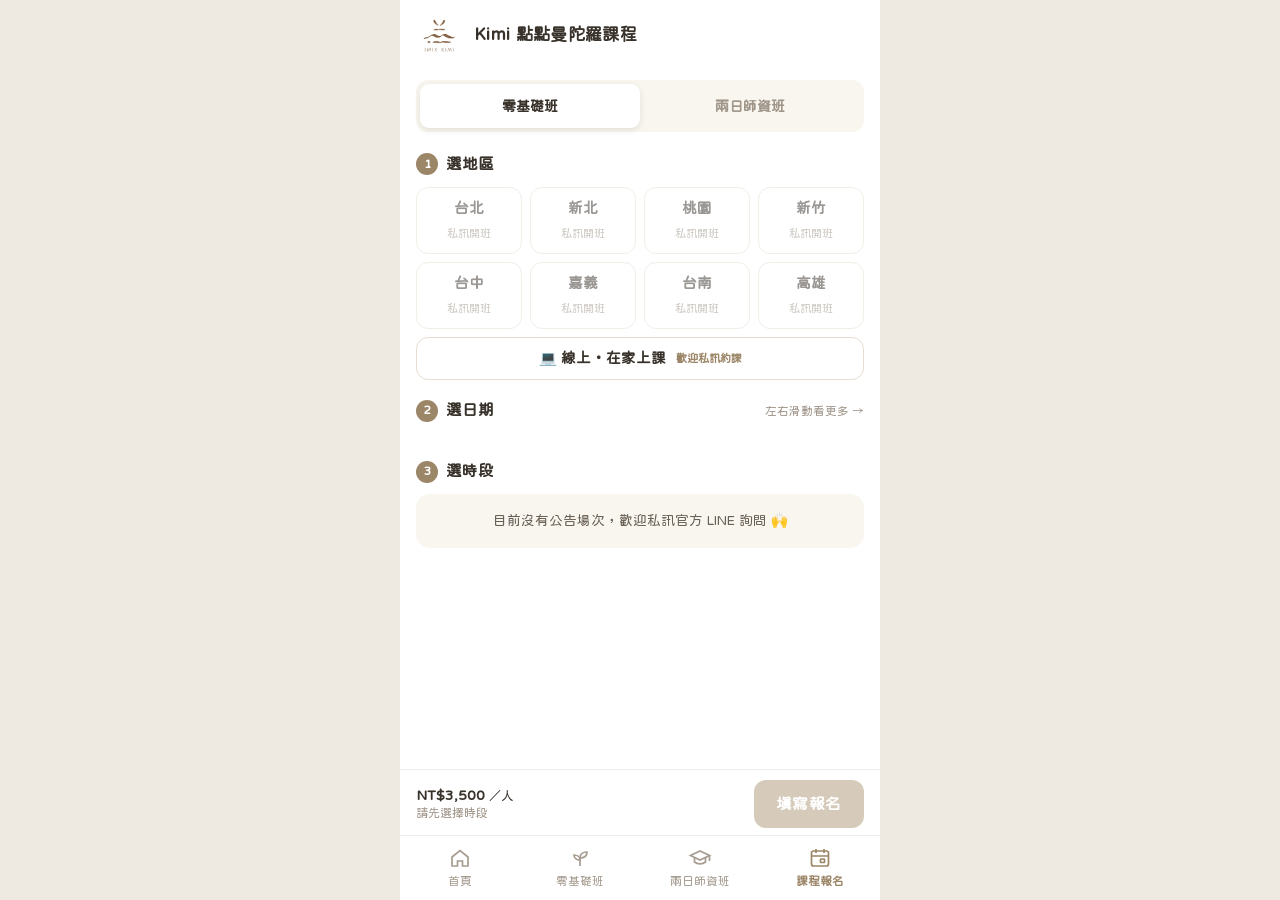
<file: booking/index.html>
<!doctype html>
<html lang="zh-Hant"><head><meta charset="utf-8">
<meta name="viewport" content="width=device-width,initial-scale=1">
<title>課程報名｜Kimi 點點曼陀羅課程</title>
<meta name="description" content="選地區、選日期、選時段，線上報名點點曼陀羅課程。">
<meta property="og:title" content="課程報名｜Kimi 點點曼陀羅課程">
<meta property="og:description" content="選地區、選日期、選時段，線上報名點點曼陀羅課程。">
<meta property="og:image" content="https://www.imikdots.com/img/kimi-hero.jpg">
<meta property="og:url" content="https://www.imikdots.com/booking">
<meta property="og:type" content="website">
<link rel="canonical" href="https://www.imikdots.com/#booking">
<meta http-equiv="refresh" content="0; url=/#booking">
<script>location.replace('/#booking');</script>
</head><body><a href="/#booking">前往課程報名</a></body></html>
</file>
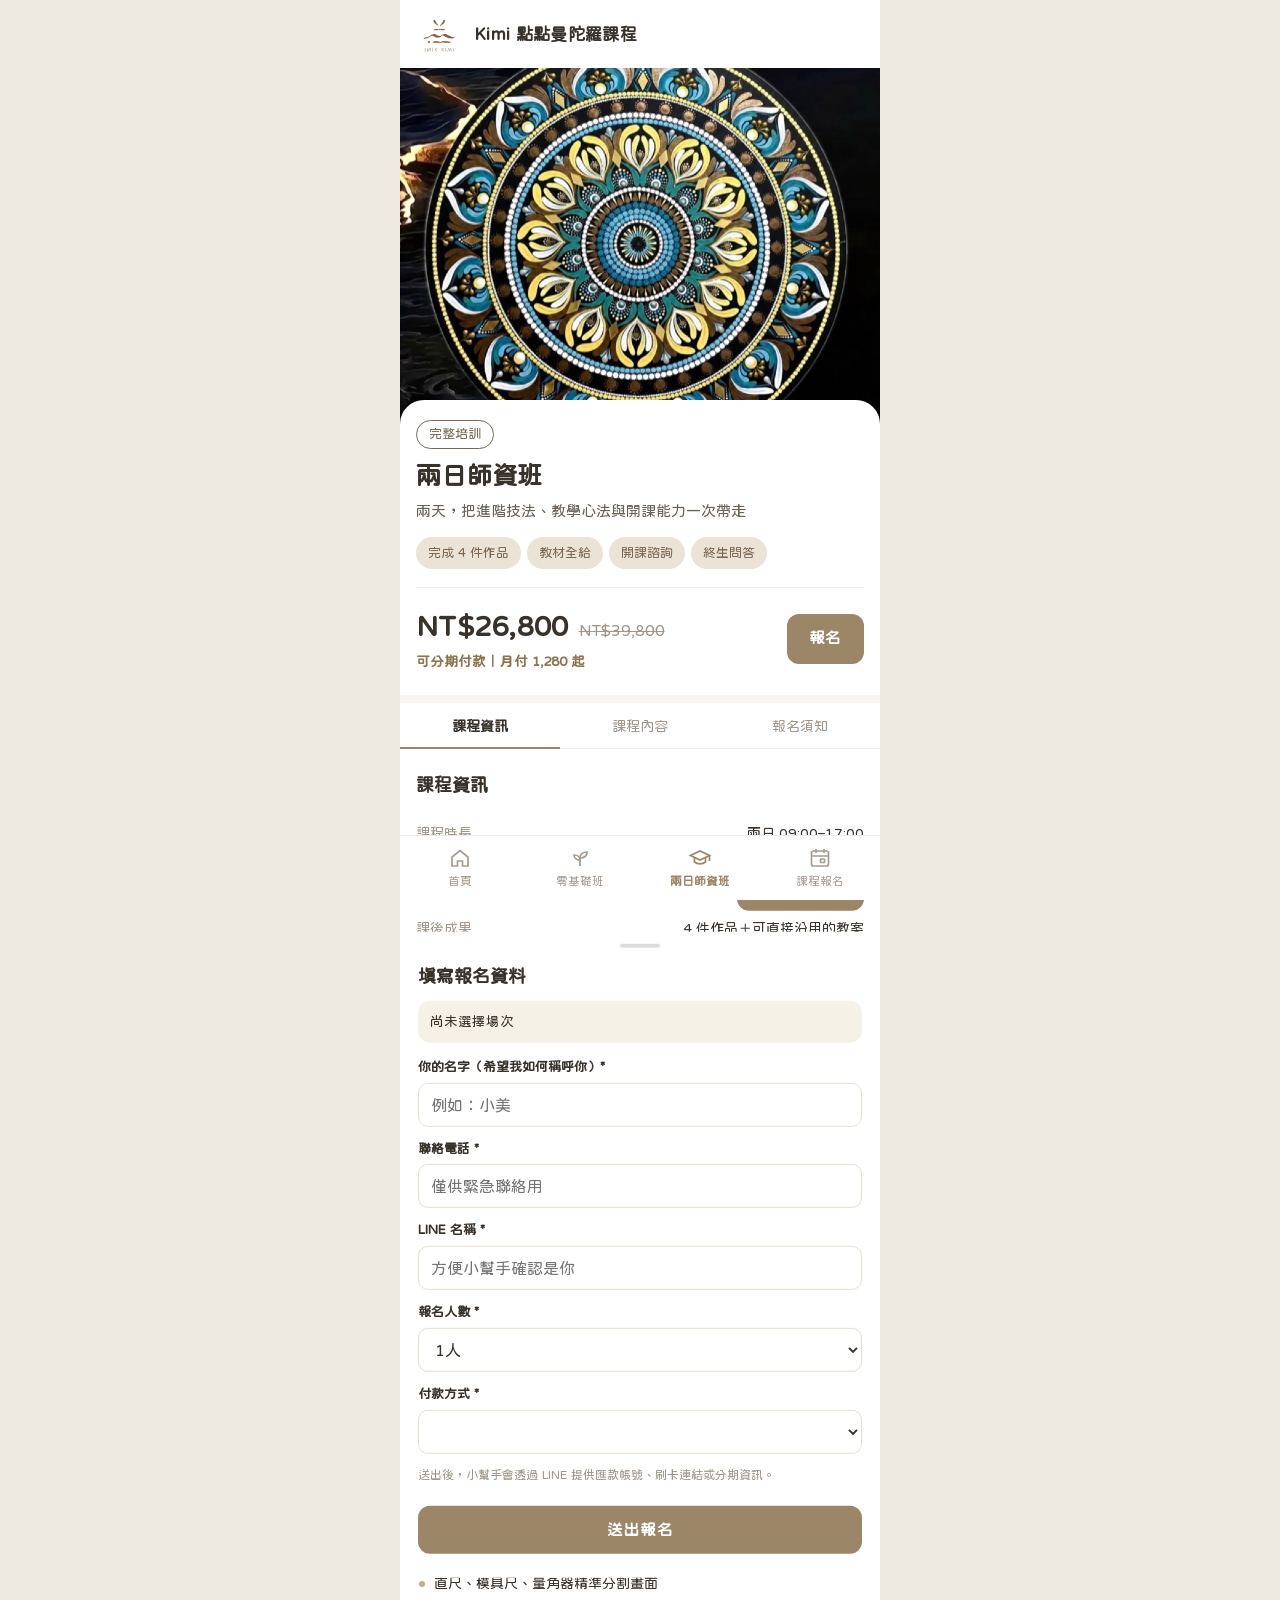
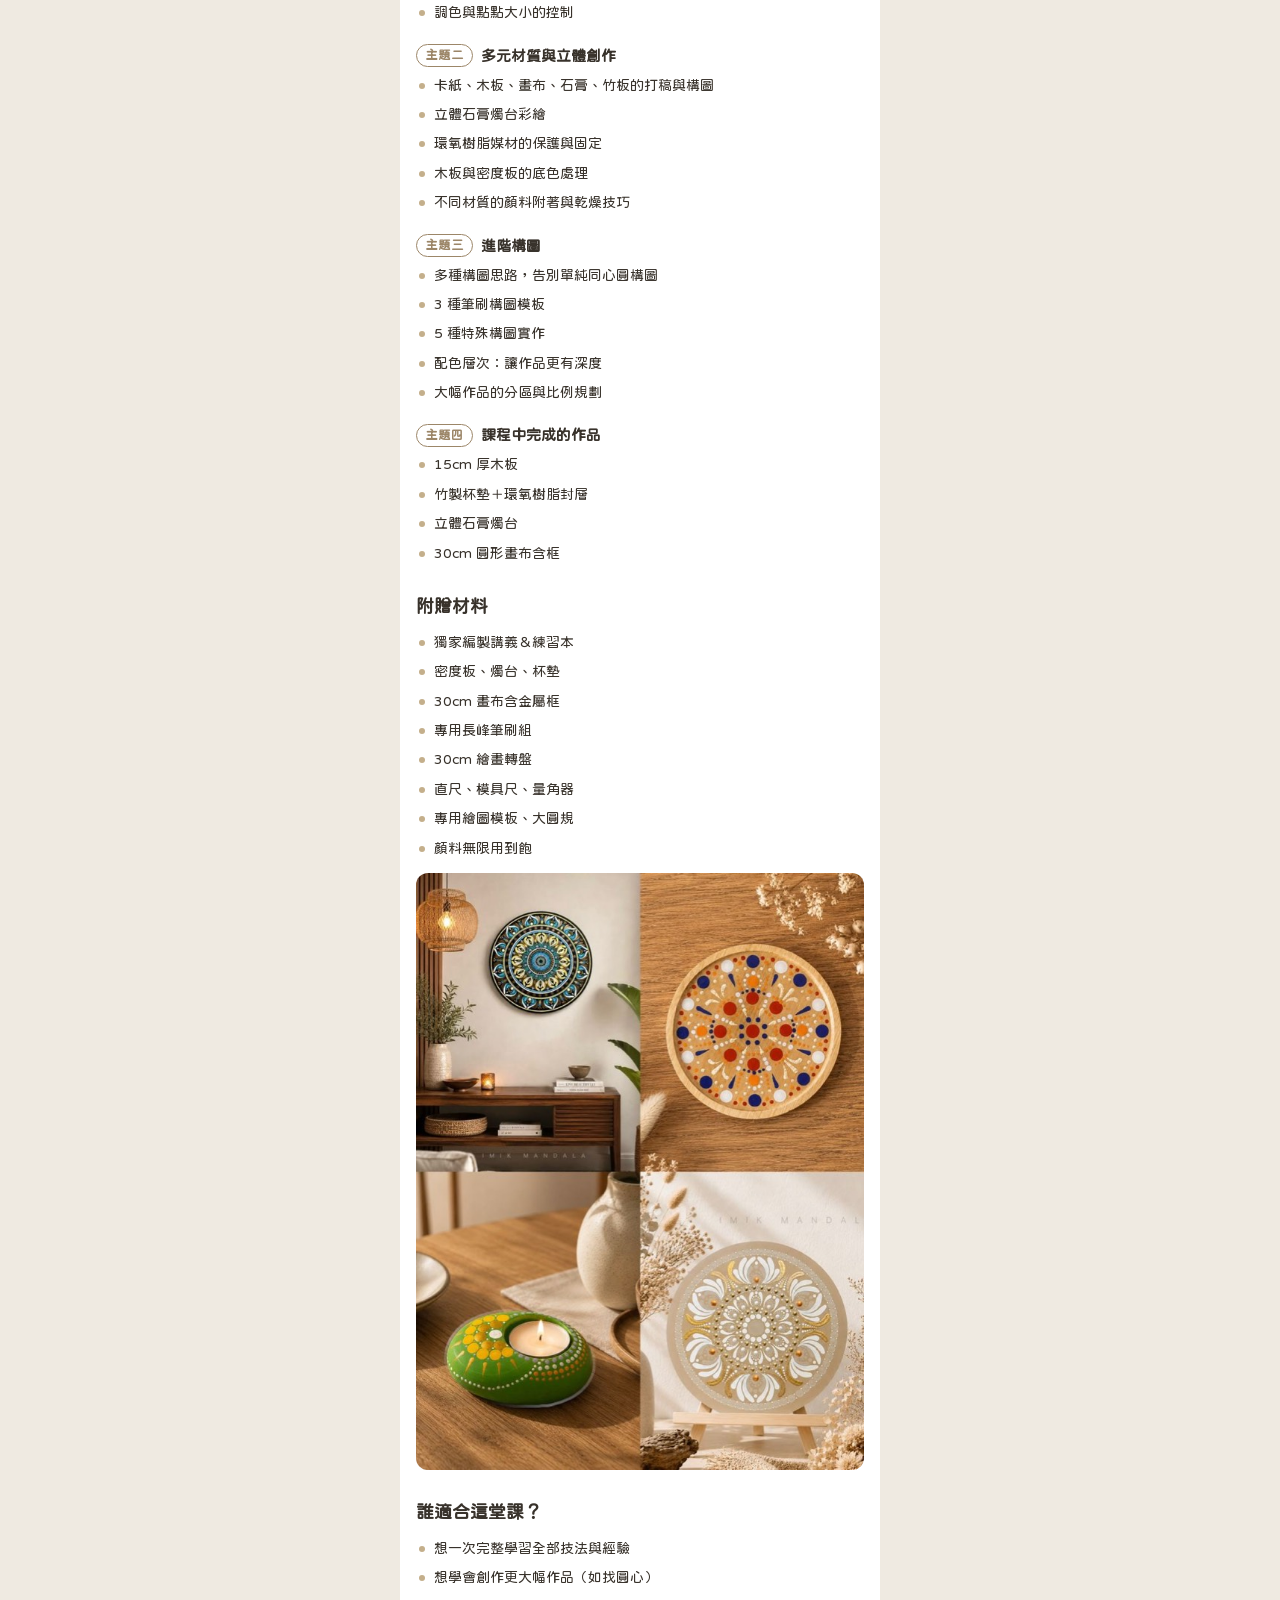
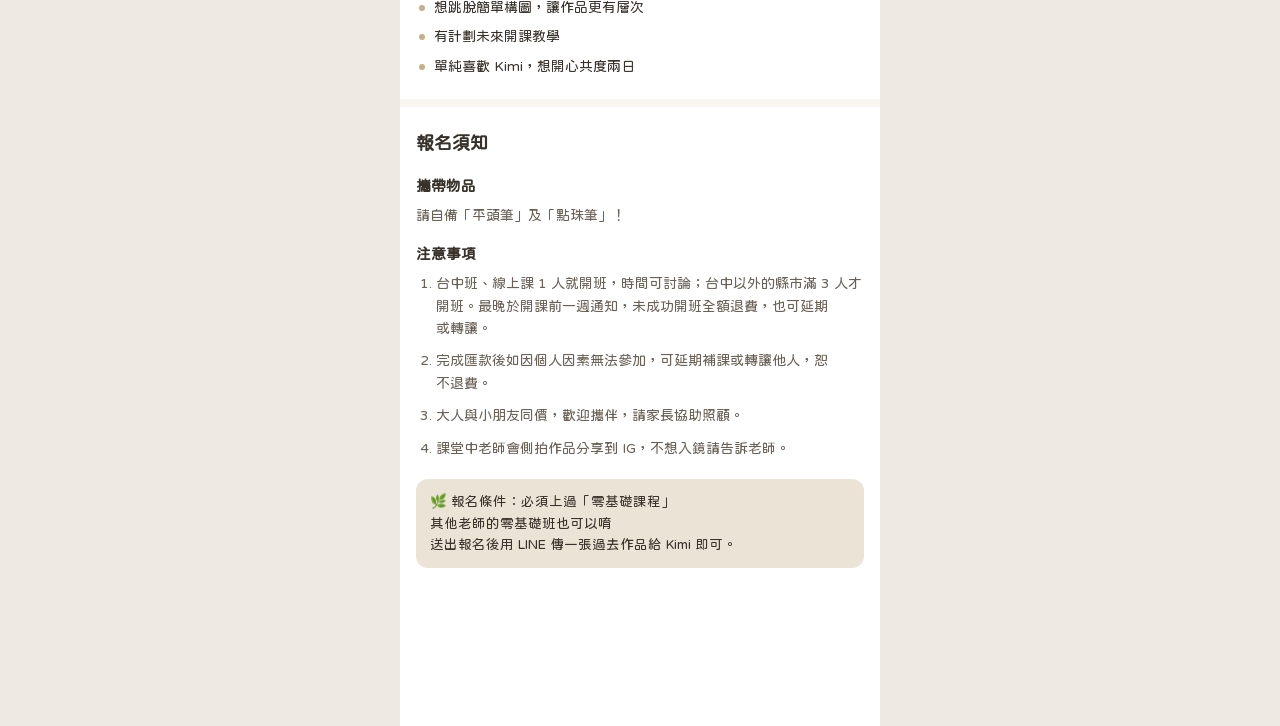
<file: teacher/index.html>
<!doctype html>
<html lang="zh-Hant"><head><meta charset="utf-8">
<meta name="viewport" content="width=device-width,initial-scale=1">
<title>兩日師資班｜Kimi 點點曼陀羅課程</title>
<meta name="description" content="兩天，把進階技法、教學心法與開課能力一次帶走。可分期付款。">
<meta property="og:title" content="兩日師資班｜Kimi 點點曼陀羅課程">
<meta property="og:description" content="兩天，把進階技法、教學心法與開課能力一次帶走。可分期付款。">
<meta property="og:image" content="https://www.imikdots.com/img/mandala-navy.jpg">
<meta property="og:url" content="https://www.imikdots.com/teacher">
<meta property="og:type" content="website">
<link rel="canonical" href="https://www.imikdots.com/#teacher">
<meta http-equiv="refresh" content="0; url=/#teacher">
<script>location.replace('/#teacher');</script>
</head><body><a href="/#teacher">前往兩日師資班</a></body></html>
</file>
<file: base.css>
/* 三版共用：沿用目前網站的配色與字體 */
:root{
  --ink:#3A322C; --ink-soft:#6B6058; --muted:#9A8F86;
  --plum:#8A6F5C; --plum-deep:#362D26;
  --rose:#B5785F; --rose-soft:#F3E6DA;
  --gold:#BFA379; --gold-soft:#F6EEDF;
  --sage:#93A38C; --sage-deep:#6E7F68; --sage-soft:#E3E7DC;
  --paper:#FFFFFF; --paper-warm:#F7F2EB; --card:#FFFEFB;
  --line:rgba(58,50,44,.10);
  --shadow:0 6px 20px rgba(58,50,44,.08);
  --r:16px;
}
*{box-sizing:border-box;margin:0;padding:0}
html{scroll-behavior:smooth;-webkit-text-size-adjust:100%}
body{font-family:'Noto Sans TC',sans-serif;color:var(--ink);background:var(--paper-warm);line-height:1.6;font-size:15px;overflow-x:hidden}
img{display:block;max-width:100%}
a{color:inherit;text-decoration:none}
button{font:inherit;color:inherit;border:0;background:none;cursor:pointer}
.serif{font-family:'Noto Serif TC',serif}

/* 手機寬度為主；桌機時置中成手機欄寬，方便預覽 */
.app{max-width:480px;margin:0 auto;background:var(--paper);min-height:100vh;position:relative;box-shadow:0 0 0 1px var(--line)}

/* Header */
.hd{position:sticky;top:0;z-index:30;height:56px;display:flex;align-items:center;justify-content:space-between;padding:0 14px;background:rgba(255,255,255,.94);backdrop-filter:blur(10px);border-bottom:1px solid var(--line)}
.hd .brand{display:flex;align-items:center;gap:8px;font-weight:700;letter-spacing:.04em;font-size:15px}
.hd .brand img{width:30px;height:30px;object-fit:contain}
.hd .icon{width:36px;height:36px;display:grid;place-items:center;border-radius:10px}
.hd .icon svg{width:22px;height:22px;stroke:var(--ink);fill:none;stroke-width:1.8}
.line-pill{display:inline-flex;align-items:center;gap:5px;background:#06C755;color:#fff;font-size:12px;font-weight:700;padding:6px 11px;border-radius:999px}

/* Pills / badges */
.pill{display:inline-block;font-size:12px;font-weight:700;padding:3px 10px;border-radius:6px;background:var(--rose);color:#fff;letter-spacing:.03em}
.pill.sage{background:var(--sage-deep)}
.pill.outline{background:transparent;color:var(--rose);border:1px solid var(--rose)}
.badge{display:inline-block;font-size:11.5px;padding:2px 8px;border-radius:5px;background:var(--rose-soft);color:var(--rose);font-weight:500}
.badge.o{background:transparent;border:1px solid var(--gold);color:#9A7E52}
.chip{display:inline-block;font-size:12.5px;padding:5px 10px;border:1px solid var(--line);border-radius:8px;color:var(--ink-soft);background:#fff}
.chip b{color:var(--rose);font-weight:700;margin-right:2px}

/* Price */
.price{display:flex;align-items:baseline;gap:8px;flex-wrap:wrap}
.price .now{font-size:22px;font-weight:800;color:var(--ink);letter-spacing:.01em}
.price .was{font-size:13px;color:var(--muted);text-decoration:line-through}

/* Buttons */
.btn{display:flex;align-items:center;justify-content:center;gap:6px;height:48px;border-radius:12px;font-weight:700;font-size:15.5px;background:var(--rose);color:#fff;width:100%;letter-spacing:.04em}
.btn.ghost{background:#fff;color:var(--rose);border:1.5px solid var(--rose)}
.btn.line{background:#06C755}
.btn.sm{height:38px;font-size:13.5px;border-radius:10px;width:auto;padding:0 14px}

/* Section heads（Schooler 式：標題 + 查看更多） */
.sec{padding:30px 0 6px}
.sec-hd{display:flex;align-items:flex-end;justify-content:space-between;padding:0 16px;margin-bottom:14px}
.sec-hd h2{font-size:20px;font-weight:800;letter-spacing:.02em}
.sec-hd .more{font-size:13px;color:var(--ink-soft);white-space:nowrap}
.sec-hd p{font-size:12.5px;color:var(--muted);margin-top:2px}

/* 橫向滑動列 */
.rail{display:flex;gap:12px;overflow-x:auto;scroll-snap-type:x mandatory;scroll-padding-inline:16px;padding:4px 16px 18px;scrollbar-width:none}
.rail::-webkit-scrollbar{display:none}
.rail>*{scroll-snap-align:start;flex-shrink:0}

/* 底部浮動列 */
.dock{position:sticky;bottom:0;z-index:25;background:rgba(255,255,255,.97);backdrop-filter:blur(10px);border-top:1px solid var(--line);padding:10px 14px calc(10px + env(safe-area-inset-bottom));display:flex;gap:10px;align-items:center}

/* 報名抽屜（bottom sheet） */
.sheet-bg{position:fixed;inset:0;background:rgba(30,24,20,.45);z-index:50;opacity:0;pointer-events:none;transition:.25s}
.sheet{position:fixed;left:50%;bottom:0;transform:translate(-50%,105%);width:100%;max-width:480px;max-height:88vh;overflow:auto;background:#fff;border-radius:20px 20px 0 0;z-index:51;transition:transform .3s cubic-bezier(.2,.8,.2,1);padding:10px 18px 24px}
.sheet.open{transform:translate(-50%,0)}
.sheet-bg.open{opacity:1;pointer-events:auto}
.sheet .grab{width:40px;height:4px;border-radius:4px;background:#ddd;margin:2px auto 14px}
.sheet h3{font-size:18px;margin-bottom:4px}
.sheet .picked{background:var(--gold-soft);border-radius:12px;padding:10px 12px;font-size:13.5px;margin:10px 0 14px}
.field{margin-bottom:12px}
.field label{display:block;font-size:13px;font-weight:700;margin-bottom:5px}
.field input,.field select{width:100%;height:44px;border:1px solid #ddd3c8;border-radius:10px;padding:0 12px;font:inherit;font-size:16px;background:#fff;color:var(--ink)}
.sheet .note{font-size:12px;color:var(--muted);margin:6px 0 14px}

.toast{position:fixed;left:50%;bottom:90px;transform:translateX(-50%);background:var(--plum-deep);color:#fff;font-size:13px;padding:10px 16px;border-radius:10px;z-index:60;opacity:0;transition:.25s;pointer-events:none;white-space:nowrap}
.toast.show{opacity:1}

footer.ft{padding:28px 16px 30px;text-align:center;font-size:12px;color:var(--muted);background:var(--paper-warm)}
footer.ft img{width:56px;margin:0 auto 8px;opacity:.8}

.preview-tag{pointer-events:none;position:fixed;bottom:84px;left:8px;z-index:40;font-size:11px;background:var(--plum-deep);color:#fff;padding:3px 8px;border-radius:6px;opacity:.85}
</file>
<file: app.css>
/* App 版（底部四格分頁）共用樣式：少框線、用留白與分隔線分區 */
body{background:#EFE8DF}
.shell{max-width:480px;margin:0 auto;background:#fff;min-height:100vh;position:relative;padding-bottom:calc(68px + env(safe-area-inset-bottom))}

/* 頂部品牌列 */
.top{position:sticky;top:0;z-index:30;background:#fff;padding:12px 16px 10px;display:flex;align-items:center;gap:12px}
.top.line{border-bottom:1px solid var(--line)}
.top .logo{width:46px;height:46px;flex-shrink:0;object-fit:contain}
.top .nm{flex:1;min-width:0}
.top .nm b{display:flex;align-items:center;gap:5px;font-size:17px;letter-spacing:.02em}
.top .nm b i{width:15px;height:15px;border-radius:50%;background:var(--rose);display:inline-grid;place-items:center;color:#fff;font-style:normal;font-size:9px}
.top .acts{display:flex;gap:8px;margin-top:5px}
.rbtn{width:30px;height:30px;border-radius:50%;border:1.3px solid #cfc5bb;display:grid;place-items:center;color:var(--ink-soft)}
.rbtn svg{width:15px;height:15px;stroke:currentColor;fill:none;stroke-width:1.8}
.top .title{flex:1;text-align:center;font-weight:700;font-size:16px}
.top .back{width:34px;height:34px;display:grid;place-items:center;margin-left:-6px}
.top .back svg{width:22px;height:22px;stroke:var(--ink);fill:none;stroke-width:2}

/* 底部四格分頁 */
.tabbar{position:fixed;left:50%;transform:translateX(-50%);bottom:0;width:100%;max-width:480px;z-index:40;background:#fff;border-top:1px solid var(--line);display:grid;grid-template-columns:repeat(4,1fr);padding:6px 0 calc(6px + env(safe-area-inset-bottom))}
.tabbar button{display:flex;flex-direction:column;align-items:center;gap:2px;font-size:11.5px;color:#9a9089;padding:4px 0}
.tabbar svg{width:24px;height:24px;stroke:currentColor;fill:none;stroke-width:1.7}
.tabbar button.on{color:var(--rose);font-weight:700}
.tabbar button .dot{position:absolute;margin-left:18px;width:8px;height:8px;border-radius:50%;background:#E0524A;display:none}
.tabbar button.has-dot .dot{display:block}

.page{display:none}
.page.on{display:block}

/* 上方分頁（類似預約系統的「近期課程／課程／方案／關於」） */
.subtabs{position:sticky;top:70px;z-index:20;background:#fff;display:flex;box-shadow:0 6px 10px -8px rgba(58,50,44,.25)}
.subtabs button{flex:1;padding:11px 0 9px;font-size:14.5px;color:#9a9089;border-bottom:2.5px solid transparent}
.subtabs button.on{color:var(--ink);font-weight:700;border-color:var(--ink)}
.subpane{display:none}
.subpane.on{display:block}

/* 篩選列（無框，選中填色） */
.filters{display:flex;gap:6px;overflow-x:auto;padding:12px 16px 4px;scrollbar-width:none}
.filters::-webkit-scrollbar{display:none}
.filters button{flex-shrink:0;padding:6px 14px;border-radius:999px;background:var(--paper-warm);font-size:13px;color:var(--ink-soft)}
.filters button.on{background:var(--ink);color:#fff}

/* 場次列表（預約系統式） */
.slist2{padding:4px 0 10px}
.srow2{display:grid;grid-template-columns:72px 1fr auto;align-items:center;gap:0 10px;padding:0 16px 0 0}
.srow2 .dt{align-self:start;margin-top:16px;width:58px;height:58px;margin-left:10px;border-radius:50%;display:flex;flex-direction:column;align-items:center;justify-content:center;font-size:13px;line-height:1.25;color:var(--ink-soft)}
.srow2 .dt b{font-size:15px;color:var(--ink);font-weight:700}
.srow2 .dt.hl{background:var(--plum-deep);color:rgba(255,255,255,.8)}
.srow2 .dt.hl b{color:#fff}
.srow2 .dt.empty{visibility:hidden}
.srow2 .bd{padding:14px 0;border-bottom:1px solid var(--line);min-width:0}
.srow2 .bd .tm{font-size:15px;letter-spacing:.04em;font-variant-numeric:tabular-nums}
.srow2 .bd .nm{font-size:15.5px;font-weight:700;margin:1px 0}
.srow2 .bd .mt{font-size:13px;color:var(--muted)}
.srow2 .act{border-bottom:1px solid var(--line);align-self:stretch;display:flex;align-items:center}
.book{height:40px;padding:0 18px;border-radius:999px;border:1.5px solid var(--ink);font-size:14.5px;font-weight:500;background:#fff}
.book.tch{border-color:var(--sage-deep);color:var(--sage-deep)}
.book.priv{display:inline-flex;align-items:center;border-color:var(--line);color:var(--muted);background:transparent;cursor:default}
.empty-note{padding:30px 24px;text-align:center;color:var(--muted);font-size:13.5px}

/* 一般內容區 */
.sect{padding:22px 16px 6px}
.sect h2{font-size:18px;font-weight:800;margin-bottom:10px}
.sect h3{font-size:15px;margin:16px 0 6px}
.sect p{font-size:14px;color:var(--ink-soft)}
.divider{height:8px;background:var(--paper-warm);margin-top:16px}
.rows{list-style:none}
.rows li{display:flex;justify-content:space-between;gap:12px;padding:12px 0;border-bottom:1px solid var(--line);font-size:14px}
.rows li span:first-child{color:var(--muted);flex-shrink:0}
.rows li span:last-child{text-align:right}
.bullets{list-style:none;display:grid;gap:7px;font-size:14px}
.bullets li{padding-left:18px;position:relative}
.bullets li::before{content:'';position:absolute;left:3px;top:9px;width:6px;height:6px;border-radius:50%;background:var(--gold)}

/* 課程入口列 */
.crow{display:flex;gap:14px;padding:14px 16px;border-bottom:1px solid var(--line);align-items:center;width:100%;text-align:left}
.crow img{width:104px;height:70px;object-fit:cover;border-radius:10px;flex-shrink:0}
.crow .t{flex:1;min-width:0}
.crow .t b{display:block;font-size:15.5px}
.crow .t span{font-size:12.5px;color:var(--muted)}
.crow .t .p{font-size:15px;font-weight:800;color:var(--ink);margin-top:2px}
.crow .t .p s{font-size:12px;color:var(--muted);font-weight:400;margin-left:6px}
.crow .arr{color:#c6bbb1;font-size:22px}

/* 作品格 */
.grid3{display:grid;grid-template-columns:repeat(3,1fr);gap:2px}
.grid3 img{width:100%;aspect-ratio:1;object-fit:cover}

/* 評價 */
.rv2{padding:14px 0;border-bottom:1px solid var(--line);font-size:14px;color:var(--ink-soft)}
.rv2 .s{color:var(--gold);font-size:12px;letter-spacing:2px;display:flex;align-items:center;gap:8px}
.rv2 .who{letter-spacing:0;font-size:12.5px;color:var(--ink);font-weight:700}

/* 問答 */
.qa details{border-bottom:1px solid var(--line)}
.qa summary{list-style:none;padding:13px 0;font-size:14.5px;display:flex;justify-content:space-between;gap:10px}
.qa summary::-webkit-details-marker{display:none}
.qa summary::after{content:'+';color:var(--muted)}
.qa details[open] summary::after{content:'−'}
.qa p{font-size:13.5px;color:var(--ink-soft);padding:0 0 14px}

/* 課程詳細子頁（從右邊滑入） */
.sub{position:fixed;inset:0;left:50%;transform:translateX(-50%) translateX(100%);width:100%;max-width:480px;background:#fff;z-index:45;overflow-y:auto;transition:transform .28s cubic-bezier(.2,.8,.2,1);padding-bottom:calc(78px + env(safe-area-inset-bottom));visibility:hidden}
.sub.open{transform:translateX(-50%);visibility:visible}
.sub .hero-img{width:100%;aspect-ratio:19/10;object-fit:cover}
.sub .head{padding:16px 16px 4px}
.sub .head h1{font-size:22px;line-height:1.35;margin:8px 0 4px}
.sub .head .price{margin-top:10px}
.sub .head .pn{font-size:12.5px;color:var(--muted)}
.sub-cta{position:fixed;left:50%;transform:translateX(-50%);bottom:0;width:100%;max-width:480px;background:#fff;border-top:1px solid var(--line);padding:10px 16px calc(10px + env(safe-area-inset-bottom));display:flex;gap:10px;z-index:46}
.sub-cta .btn{flex:1}
.sub:not(.open)+.sub-cta{display:none}

.preview-tag{bottom:calc(76px + env(safe-area-inset-bottom))}

.npill{display:inline-block;margin-top:8px;padding:6px 14px;border-radius:999px;background:var(--sage-soft);color:var(--sage-deep);font-size:13.5px;font-weight:700}

.unit-h{display:flex;align-items:center;gap:8px;margin-top:20px !important}
.unit{font-size:12px;font-weight:700;color:var(--rose);border:1px solid var(--rose);border-radius:999px;padding:1px 9px;letter-spacing:.04em;flex-shrink:0}

/* 一般繪畫課 vs 這堂課：左右對照 */
.cmp2{display:grid;grid-template-columns:1fr 1.15fr;border-radius:14px;overflow:hidden;font-size:13.5px;line-height:1.55}
.cmp2-h,.cmp2-r{display:contents}
.cmp2-h span{padding:10px 12px;font-size:12.5px;font-weight:700;letter-spacing:.04em}
.cmp2-h span:first-child{color:var(--muted);background:var(--paper-warm)}
.cmp2-h span:last-child{color:#fff;background:var(--rose)}
.cmp2-r span{padding:12px;border-top:1px solid var(--line)}
.cmp2-r span:first-child{color:var(--muted);background:var(--paper-warm)}
.cmp2-r span:last-child{color:var(--ink);font-weight:700;background:var(--rose-soft)}
</file>
<file: theme-beige.css>
/* 米白皮膚：放在頁面最後載入 */
:root{
  --ink:#38322B; --ink-soft:#6A6156; --muted:#A0968A;
  --plum:#9A8B76; --plum-deep:#463E35;
  --rose:#9C8668; --rose-soft:#F1EBE1;
  --gold:#C4AF8B; --gold-soft:#F6F1E7;
  --sage:#C9BBA4; --sage-deep:#7A6852; --sage-soft:#EBE3D6;
  --paper:#FFFFFF; --paper-warm:#F9F6F0; --card:#FFFFFF;
  --line:rgba(56,50,43,.09); --shadow:0 6px 20px rgba(56,50,43,.07);
}
body{background:#EFEAE1}
.rbtn{border-color:#D6CBBA}
.tabbar button{color:#A69C90}
.city,.date,.slotc{border-color:#E6DED1}
.slotc .radio{border-color:#D6CBBA}
.date.on.wkend .w{color:#EFE0C6}
.regbar .btn[disabled],.dock .btn[disabled]{background:#D6CBBA}
.field input,.field select{border-color:#E6DED1}
.hv-chip{border-color:#E6DED1}
.hv-off,.hv-extra{color:#8C7550 !important}
.hero4::after{background:linear-gradient(180deg,rgba(36,30,24,0) 35%,rgba(36,30,24,.70))}
.sheet-bg{background:rgba(36,30,24,.45)}
.toast{background:var(--plum-deep)}
.rv2 .s{color:#C4A877}
.subtabs,.jump{box-shadow:none}
</file>
<file: font-huninn.css>
/* 全站圓體：jf open 粉圓（SIL OFL 開源授權），只保留網站用到的字，檔案約 150KB */
@font-face{font-family:'jf-openhuninn';src:url('fonts/huninn-sub.woff2?v=2') format('woff2');font-display:swap}
body,button,input,select,textarea,h1,h2,h3,h4,.serif,.hero4 h1{font-family:'jf-openhuninn','Noto Sans TC',sans-serif !important}
</file>
